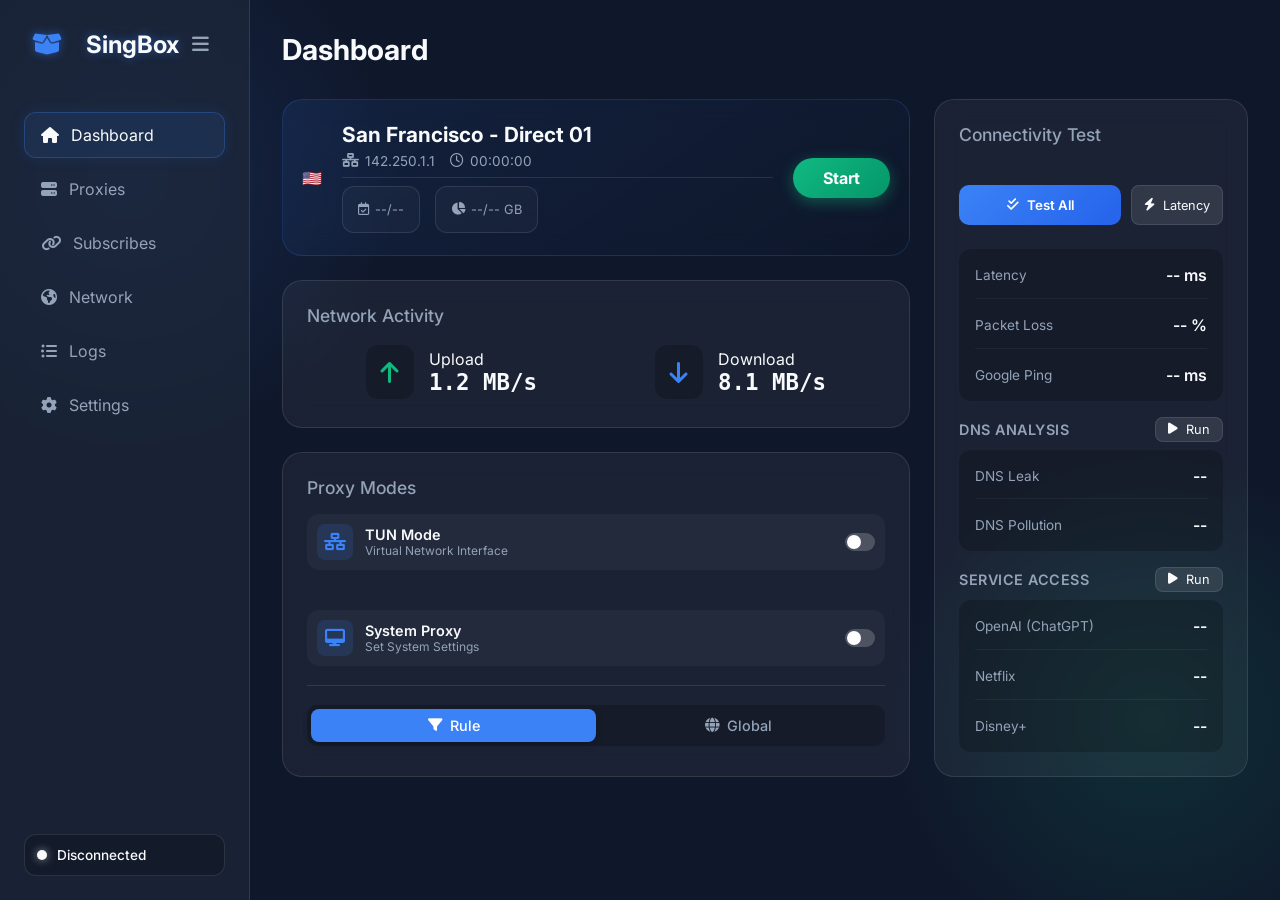
<file: ui-mockups/index.html>
<!doctype html>
<html lang="en">
    <head>
        <meta charset="UTF-8" />
        <meta name="viewport" content="width=device-width, initial-scale=1.0" />
        <title>Sing-Box GUI</title>
        <link rel="stylesheet" href="styles.css" />
        <link
            rel="stylesheet"
            href="https://cdnjs.cloudflare.com/ajax/libs/font-awesome/6.4.0/css/all.min.css"
        />
        <link
            href="https://fonts.googleapis.com/css2?family=Inter:wght@300;400;500;600;700&display=swap"
            rel="stylesheet"
        />
    </head>
    <body>
        <div class="app-container">
            <!-- Sidebar -->
            <aside class="sidebar">
                <div class="sidebar-header">
                    <div class="logo">
                        <i class="fa-solid fa-box-open"></i>
                        <div class="logo-icon"></div>
                        <span>SingBox</span>
                    </div>
                    <button id="sidebar-toggle" class="sidebar-toggle">
                        <i class="fa-solid fa-bars"></i>
                    </button>
                </div>
                <nav class="nav-links">
                    <a href="index.html" class="nav-item active" data-target="dashboard">
                        <i class="fa-solid fa-house"></i>
                        <span>Dashboard</span>
                    </a>
                    <a href="proxies.html" class="nav-item" data-target="proxies">
                        <i class="fa-solid fa-server"></i>
                        <span>Proxies</span>
                    </a>
                    <a href="subscribes.html" class="nav-item" data-target="subscribes">
                        <i class="fa-solid fa-link"></i>
                        <span>Subscribes</span>
                    </a>
                    <a href="network.html" class="nav-item" data-target="network">
                        <i class="fa-solid fa-earth-americas"></i>
                        <span>Network</span>
                    </a>
                    <a href="logs.html" class="nav-item" data-target="logs">
                        <i class="fa-solid fa-list-ul"></i>
                        <span>Logs</span>
                    </a>
                    <a href="settings.html" class="nav-item" data-target="settings">
                        <i class="fa-solid fa-gear"></i>
                        <span>Settings</span>
                    </a>
                </nav>
                <div class="status-indicator connected">
                    <span class="dot"></span>
                    <span class="text">Connected</span>
                </div>
            </aside>

            <!-- Main Content -->
            <main class="main-content">
<div id="dashboard-view" class="view-section active">
                    <h2 class="page-title">Dashboard</h2>

                    <div class="dashboard-grid">
                        <!-- Current Connection Card (Compact) -->
                        <div class="card status-card">
                            <div class="status-content">
                                <div class="status-icon" id="dashboard-flag">
                                    🇺🇸
                                </div>
                                <div class="status-details">
                                    <h2 id="dashboard-node-name">
                                        Selecting...
                                    </h2>
                                    <div class="status-meta">
                                        <span class="meta-item"
                                            ><i
                                                class="fa-solid fa-network-wired"
                                            ></i>
                                            <span id="dashboard-node-ip"
                                                >---.---.---.---</span
                                            ></span
                                        >
                                        <span class="meta-item"
                                            ><i class="fa-regular fa-clock"></i>
                                            <span id="uptime"
                                                >00:00:00</span
                                            ></span
                                        >
                                    </div>
                                    <div class="sub-info">
                                        <span
                                            class="sub-item"
                                            title="Subscription Expiry"
                                            ><i
                                                class="fa-regular fa-calendar-check"
                                            ></i>
                                            <span id="sub-expiry"
                                                >--/--</span
                                            ></span
                                        >
                                        <span
                                            class="sub-item"
                                            title="Data Usage"
                                            ><i
                                                class="fa-solid fa-chart-pie"
                                            ></i>
                                            <span id="sub-data"
                                                >--/-- GB</span
                                            ></span
                                        >
                                    </div>
                                </div>
                                <button
                                    id="toggle-btn"
                                    class="btn-toggle start"
                                >
                                    Start
                                </button>
                            </div>
                        </div>

                        <!-- Traffic Stats Card -->
                        <div class="card traffic-card">
                            <h3>Network Activity</h3>
                            <div class="traffic-stats-large">
                                <div class="traffic-item up">
                                    <i class="fa-solid fa-arrow-up"></i>
                                    <div>
                                        <span class="label">Upload</span>
                                        <span class="value" id="upload-speed"
                                            >0 KB/s</span
                                        >
                                    </div>
                                </div>
                                <div class="traffic-item down">
                                    <i class="fa-solid fa-arrow-down"></i>
                                    <div>
                                        <span class="label">Download</span>
                                        <span class="value" id="download-speed"
                                            >0 KB/s</span
                                        >
                                    </div>
                                </div>
                            </div>
                        </div>

                        <!-- Modes Card -->
                        <div class="card modes-card">
                            <h3>Proxy Modes</h3>
                            <div class="modes-grid">
                                <div class="mode-item" id="mode-tun">
                                    <div class="mode-icon">
                                        <i
                                            class="fa-solid fa-network-wired"
                                        ></i>
                                    </div>
                                    <div class="mode-info">
                                        <span class="mode-name">TUN Mode</span>
                                        <span class="mode-desc"
                                            >Virtual Network Interface</span
                                        >
                                    </div>
                                    <label class="toggle-switch small">
                                        <input
                                            type="checkbox"
                                            id="tun-toggle"
                                        />
                                        <span class="slider"></span>
                                    </label>
                                </div>
                                <div class="mode-sub-items" id="tun-extras">
                                    <div class="sub-item-row">
                                        <span>Strict Route</span>
                                        <label
                                            class="toggle-switch extra-small"
                                        >
                                            <input
                                                type="checkbox"
                                                id="dash-strict-route"
                                                checked
                                            />
                                            <span class="slider"></span>
                                        </label>
                                    </div>
                                    <div class="sub-item-row">
                                        <span>Auto Route</span>
                                        <label
                                            class="toggle-switch extra-small"
                                        >
                                            <input
                                                type="checkbox"
                                                id="dash-auto-route"
                                                checked
                                            />
                                            <span class="slider"></span>
                                        </label>
                                    </div>
                                </div>
                                <div class="mode-item" id="mode-system">
                                    <div class="mode-icon">
                                        <i class="fa-solid fa-desktop"></i>
                                    </div>
                                    <div class="mode-info">
                                        <span class="mode-name"
                                            >System Proxy</span
                                        >
                                        <span class="mode-desc"
                                            >Set System Settings</span
                                        >
                                    </div>
                                    <label class="toggle-switch small">
                                        <input
                                            type="checkbox"
                                            id="system-proxy-toggle"
                                        />
                                        <span class="slider"></span>
                                    </label>
                                </div>
                                <div class="mode-divider"></div>
                                <div class="mode-selector">
                                    <button
                                        class="mode-btn active"
                                        data-mode="rule"
                                    >
                                        <i class="fa-solid fa-filter"></i> Rule
                                    </button>
                                    <button class="mode-btn" data-mode="global">
                                        <i class="fa-solid fa-globe"></i> Global
                                    </button>
                                </div>
                            </div>
                        </div>

                        <!-- Connectivity Test Card -->
                        <div class="card test-card">
                            <div class="card-header">
                                <h3>Connectivity Test</h3>
                            </div>
                            <div class="test-controls">
                                <button
                                    id="dash-test-all-btn"
                                    class="btn-primary"
                                >
                                    <i class="fa-solid fa-check-double"></i>
                                    Test All
                                </button>
                                <button
                                    id="dash-test-lat-btn"
                                    class="btn-secondary small"
                                >
                                    <i class="fa-solid fa-bolt"></i> Latency
                                </button>
                            </div>
                            <div class="test-results" id="test-results">
                                <div class="result-item">
                                    <span class="label">Latency</span>
                                    <span class="value" id="ping-result"
                                        >-- ms</span
                                    >
                                </div>
                                <div class="result-item">
                                    <span class="label">Packet Loss</span>
                                    <span class="value" id="packet-loss"
                                        >-- %</span
                                    >
                                </div>
                                <div class="result-item">
                                    <span class="label">Google Ping</span>
                                    <span class="value" id="google-ping"
                                        >-- ms</span
                                    >
                                </div>
                            </div>

                            <!-- DNS Test Section -->
                            <div class="dns-header">
                                <div
                                    class="test-header-small"
                                    style="margin: 0"
                                >
                                    DNS Analysis
                                </div>
                                <button
                                    id="dash-test-dns-btn"
                                    class="btn-secondary small"
                                >
                                    <i class="fa-solid fa-play"></i> Run
                                </button>
                            </div>
                            <div class="test-results" id="dns-results">
                                <div class="result-item">
                                    <span class="label">DNS Leak</span>
                                    <span class="value" id="dns-leak">--</span>
                                </div>
                                <div class="result-item">
                                    <span class="label">DNS Pollution</span>
                                    <span class="value" id="dns-pollution"
                                        >--</span
                                    >
                                </div>
                            </div>

                            <!-- Service Access Section -->
                            <div class="dns-header">
                                <div
                                    class="test-header-small"
                                    style="margin: 0"
                                >
                                    Service Access
                                </div>
                                <button
                                    id="dash-test-service-btn"
                                    class="btn-secondary small"
                                >
                                    <i class="fa-solid fa-play"></i> Run
                                </button>
                            </div>
                            <div class="test-results" id="service-results">
                                <div class="result-item">
                                    <span class="label">OpenAI (ChatGPT)</span>
                                    <span class="value" id="service-openai"
                                        >--</span
                                    >
                                </div>
                                <div class="result-item">
                                    <span class="label">Netflix</span>
                                    <span class="value" id="service-netflix"
                                        >--</span
                                    >
                                </div>
                                <div class="result-item">
                                    <span class="label">Disney+</span>
                                    <span class="value" id="service-disney"
                                        >--</span
                                    >
                                </div>
                            </div>
                        </div>
                    </div>
                </div>

            
</main>
        </div>

        <script src="data.js"></script>
        <script src="script.js"></script>
    </body>
</html>
</file>
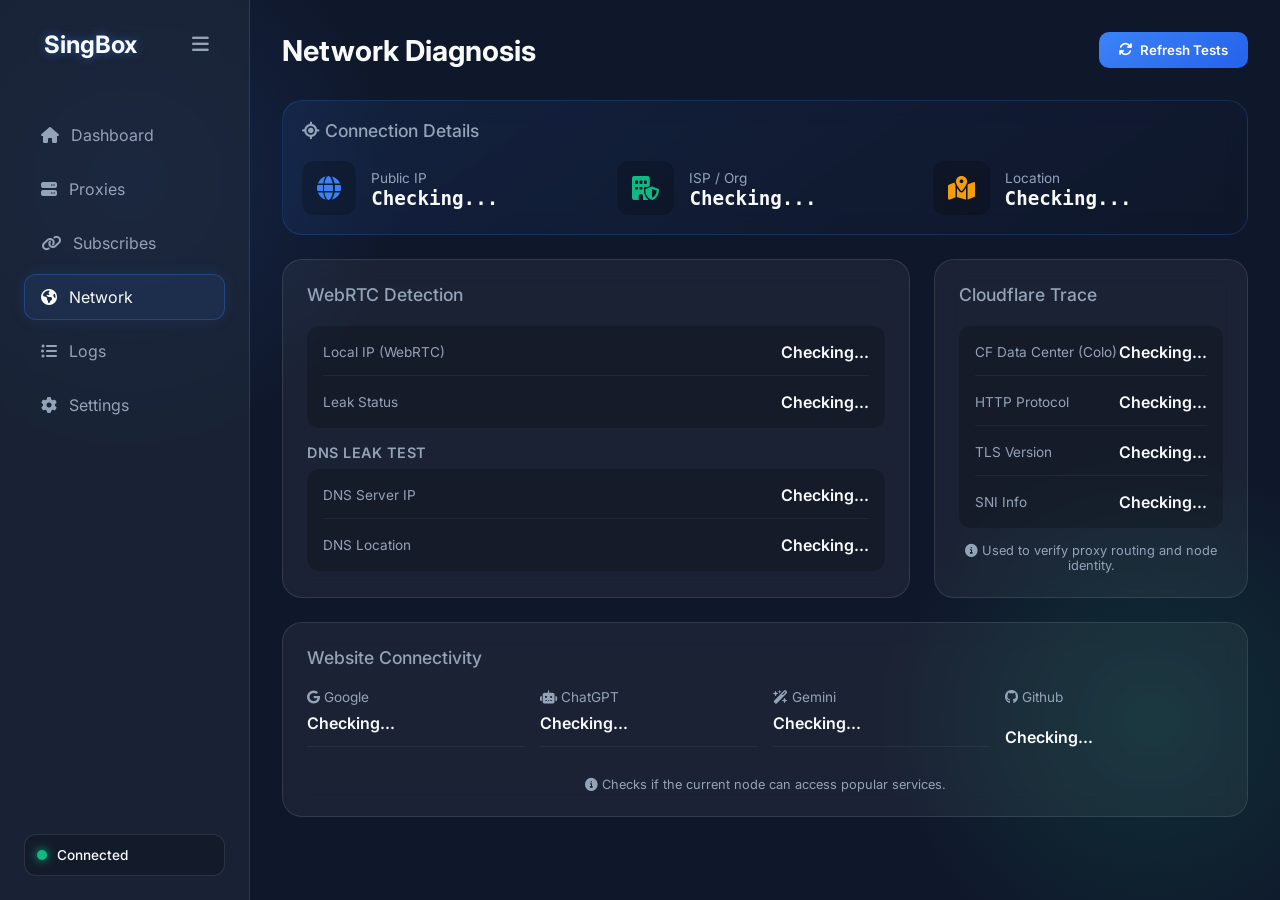
<file: ui-mockups/network.html>
<!doctype html>
<html lang="en">
    <head>
        <meta charset="UTF-8" />
        <meta name="viewport" content="width=device-width, initial-scale=1.0" />
        <title>Sing-Box GUI</title>
        <link rel="stylesheet" href="styles.css" />
        <link
            rel="stylesheet"
            href="https://cdnjs.cloudflare.com/ajax/libs/font-awesome/6.4.0/css/all.min.css"
        />
        <link
            href="https://fonts.googleapis.com/css2?family=Inter:wght@300;400;500;600;700&display=swap"
            rel="stylesheet"
        />
    </head>
    <body>
        <div class="app-container">
            <!-- Sidebar -->
            <aside class="sidebar">
                <div class="sidebar-header">
                    <div class="logo">
                        <div class="logo-icon"></div>
                        <span>SingBox</span>
                    </div>
                    <button id="sidebar-toggle" class="sidebar-toggle">
                        <i class="fa-solid fa-bars"></i>
                    </button>
                </div>
                <nav class="nav-links">
                    <a href="index.html" class="nav-item" data-target="dashboard">
                        <i class="fa-solid fa-house"></i>
                        <span>Dashboard</span>
                    </a>
                    <a href="proxies.html" class="nav-item" data-target="proxies">
                        <i class="fa-solid fa-server"></i>
                        <span>Proxies</span>
                    </a>
                    <a href="subscribes.html" class="nav-item" data-target="subscribes">
                        <i class="fa-solid fa-link"></i>
                        <span>Subscribes</span>
                    </a>
                    <a href="network.html" class="nav-item active" data-target="network">
                        <i class="fa-solid fa-earth-americas"></i>
                        <span>Network</span>
                    </a>
                    <a href="logs.html" class="nav-item" data-target="logs">
                        <i class="fa-solid fa-list-ul"></i>
                        <span>Logs</span>
                    </a>
                    <a href="settings.html" class="nav-item" data-target="settings">
                        <i class="fa-solid fa-gear"></i>
                        <span>Settings</span>
                    </a>
                </nav>
                <div class="status-indicator connected">
                    <span class="dot"></span>
                    <span class="text">Connected</span>
                </div>
            </aside>

            <!-- Main Content -->
            <main class="main-content">
<div id="network-view" class="view-section active">
                    <div class="view-header">
                        <h2 class="page-title">Network Diagnosis</h2>
                        <div class="toolbar">
                            <button id="refresh-network-btn" class="btn-primary" style="width: auto; padding: 10px 20px;">
                                <i class="fa-solid fa-arrows-rotate"></i> Refresh Tests
                            </button>
                        </div>
                    </div>

                    <div class="dashboard-grid">
                        <!-- IP Information Block -->
                        <div class="card status-card" style="grid-column: 1 / 3; align-items: flex-start;">
                            <h3 style="margin-bottom: 20px;"><i class="fa-solid fa-location-crosshairs"></i> Connection Details</h3>
                            <div class="traffic-stats-large" style="width: 100%; justify-content: space-between; flex-wrap: wrap; gap: 20px;">
                                <div class="traffic-item" style="flex: 1; min-width: 250px;">
                                    <i class="fa-solid fa-globe" style="color: var(--accent-color);"></i>
                                    <div>
                                        <span class="label" style="font-size: 0.85rem; color: var(--text-secondary);">Public IP</span>
                                        <span class="value" id="net-public-ip" style="font-size: 1.2rem;">Checking...</span>
                                    </div>
                                </div>
                                <div class="traffic-item" style="flex: 1; min-width: 250px;">
                                    <i class="fa-solid fa-building-shield" style="color: var(--success-color);"></i>
                                    <div>
                                        <span class="label" style="font-size: 0.85rem; color: var(--text-secondary);">ISP / Org</span>
                                        <span class="value" id="net-isp" style="font-size: 1.2rem;">Checking...</span>
                                    </div>
                                </div>
                                <div class="traffic-item" style="flex: 1; min-width: 250px;">
                                    <i class="fa-solid fa-map-location-dot" style="color: #f59e0b;"></i>
                                    <div>
                                        <span class="label" style="font-size: 0.85rem; color: var(--text-secondary);">Location</span>
                                        <span class="value" id="net-location" style="font-size: 1.2rem;">Checking...</span>
                                    </div>
                                </div>
                            </div>
                        </div>

                        <!-- WebRTC Detail Card -->
                        <div class="card test-card" style="grid-column: 1 / 2; grid-row: auto;">
                            <div class="card-header" style="margin-bottom: 5px;">
                                <h3>WebRTC Detection</h3>
                            </div>
                            <div class="test-results">
                                <div class="result-item">
                                    <span class="label">Local IP (WebRTC)</span>
                                    <span class="value" id="net-webrtc-ip">Checking...</span>
                                </div>
                                <div class="result-item">
                                    <span class="label">Leak Status</span>
                                    <span class="value" id="net-webrtc-status">Checking...</span>
                                </div>
                            </div>
                            <div class="dns-header">
                                <div class="test-header-small" style="margin: 0">DNS Leak Test</div>
                            </div>
                            <div class="test-results">
                                <div class="result-item">
                                    <span class="label">DNS Server IP</span>
                                    <span class="value" id="net-dns-ip">Checking...</span>
                                </div>
                                <div class="result-item">
                                    <span class="label">DNS Location</span>
                                    <span class="value" id="net-dns-loc">Checking...</span>
                                </div>
                            </div>
                        </div>

                        <!-- Routing Detail Card -->
                        <div class="card test-card" style="grid-column: 2 / 3; grid-row: auto;">
                            <div class="card-header" style="margin-bottom: 5px;">
                                <h3>Cloudflare Trace</h3>
                            </div>
                            <div class="test-results">
                                <div class="result-item">
                                    <span class="label">CF Data Center (Colo)</span>
                                    <span class="value" id="net-cf-colo">Checking...</span>
                                </div>
                                <div class="result-item">
                                    <span class="label">HTTP Protocol</span>
                                    <span class="value" id="net-cf-http">Checking...</span>
                                </div>
                                <div class="result-item">
                                    <span class="label">TLS Version</span>
                                    <span class="value" id="net-cf-tls">Checking...</span>
                                </div>
                                <div class="result-item">
                                    <span class="label">SNI Info</span>
                                    <span class="value" id="net-cf-sni">Checking...</span>
                                </div>
                            </div>
                            <div style="margin-top: 15px; font-size: 0.8rem; color: var(--text-secondary); text-align: center;">
                                <i class="fa-solid fa-circle-info"></i> Used to verify proxy routing and node identity.
                            </div>
                        </div>

                        <!-- Specific Site Tests -->
                        <div class="card test-card" style="grid-column: 1 / 3; grid-row: auto;">
                            <div class="card-header" style="margin-bottom: 5px;">
                                <h3>Website Connectivity</h3>
                            </div>
                            <div class="dashboard-grid" style="grid-template-columns: repeat(auto-fit, minmax(200px, 1fr)); gap: 15px;">
                                <div class="result-item" style="flex-direction: column; align-items: flex-start; gap: 8px;">
                                    <span class="label"><i class="fa-brands fa-google"></i> Google</span>
                                    <span class="value" id="net-site-google">Checking...</span>
                                </div>
                                <div class="result-item" style="flex-direction: column; align-items: flex-start; gap: 8px;">
                                    <span class="label"><i class="fa-solid fa-robot"></i> ChatGPT</span>
                                    <span class="value" id="net-site-chatgpt">Checking...</span>
                                </div>
                                <div class="result-item" style="flex-direction: column; align-items: flex-start; gap: 8px;">
                                    <span class="label"><i class="fa-solid fa-wand-magic-sparkles"></i> Gemini</span>
                                    <span class="value" id="net-site-gemini">Checking...</span>
                                </div>
                                <div class="result-item" style="flex-direction: column; align-items: flex-start; gap: 8px;">
                                    <span class="label"><i class="fa-brands fa-github"></i> Github</span>
                                    <span class="value" id="net-site-github">Checking...</span>
                                </div>
                            </div>
                            <div style="margin-top: 15px; font-size: 0.8rem; color: var(--text-secondary); text-align: center;">
                                <i class="fa-solid fa-circle-info"></i> Checks if the current node can access popular services.
                            </div>
                        </div>

                    </div>
                </div>

            
</main>
        </div>

        <script src="data.js"></script>
        <script src="script.js"></script>
    </body>
</html>
</file>
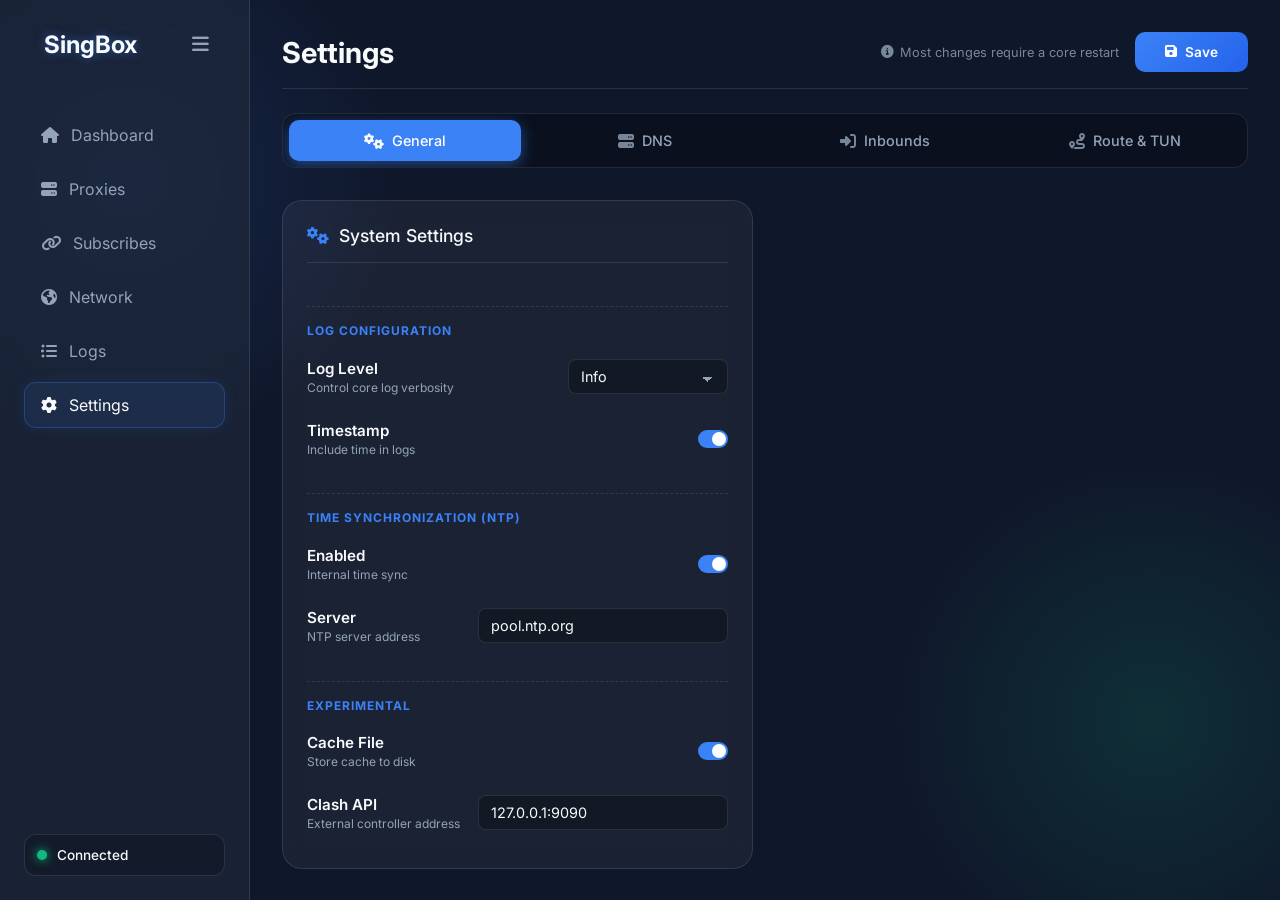
<file: ui-mockups/settings.html>
<!doctype html>
<html lang="en">
    <head>
        <meta charset="UTF-8" />
        <meta name="viewport" content="width=device-width, initial-scale=1.0" />
        <title>Sing-Box GUI</title>
        <link rel="stylesheet" href="styles.css" />
        <link
            rel="stylesheet"
            href="https://cdnjs.cloudflare.com/ajax/libs/font-awesome/6.4.0/css/all.min.css"
        />
        <link
            href="https://fonts.googleapis.com/css2?family=Inter:wght@300;400;500;600;700&display=swap"
            rel="stylesheet"
        />
    </head>
    <body>
        <div class="app-container">
            <!-- Sidebar -->
            <aside class="sidebar">
                <div class="sidebar-header">
                    <div class="logo">
                        <div class="logo-icon"></div>
                        <span>SingBox</span>
                    </div>
                    <button id="sidebar-toggle" class="sidebar-toggle">
                        <i class="fa-solid fa-bars"></i>
                    </button>
                </div>
                <nav class="nav-links">
                    <a href="index.html" class="nav-item" data-target="dashboard">
                        <i class="fa-solid fa-house"></i>
                        <span>Dashboard</span>
                    </a>
                    <a href="proxies.html" class="nav-item" data-target="proxies">
                        <i class="fa-solid fa-server"></i>
                        <span>Proxies</span>
                    </a>
                    <a href="subscribes.html" class="nav-item" data-target="subscribes">
                        <i class="fa-solid fa-link"></i>
                        <span>Subscribes</span>
                    </a>
                    <a href="network.html" class="nav-item" data-target="network">
                        <i class="fa-solid fa-earth-americas"></i>
                        <span>Network</span>
                    </a>
                    <a href="logs.html" class="nav-item" data-target="logs">
                        <i class="fa-solid fa-list-ul"></i>
                        <span>Logs</span>
                    </a>
                    <a href="settings.html" class="nav-item active" data-target="settings">
                        <i class="fa-solid fa-gear"></i>
                        <span>Settings</span>
                    </a>
                </nav>
                <div class="status-indicator connected">
                    <span class="dot"></span>
                    <span class="text">Connected</span>
                </div>
            </aside>

            <!-- Main Content -->
            <main class="main-content">
<div id="settings-view" class="view-section active">
                    <div class="settings-header">
                        <h2 class="page-title">Settings</h2>
                        <div class="settings-header-actions">
                            <p class="settings-hint">
                                <i class="fa-solid fa-circle-info"></i> Most
                                changes require a core restart
                            </p>
                            <button id="save-settings-btn" class="btn-primary">
                                <i class="fa-solid fa-floppy-disk"></i> Save
                            </button>
                        </div>
                    </div>

                    <div class="settings-tabs-nav">
                        <button
                            class="s-tab-btn active"
                            data-tab="s-tab-general"
                        >
                            <i class="fa-solid fa-gears"></i> General
                        </button>
                        <button class="s-tab-btn" data-tab="s-tab-dns">
                            <i class="fa-solid fa-server"></i> DNS
                        </button>
                        <button class="s-tab-btn" data-tab="s-tab-inbounds">
                            <i class="fa-solid fa-right-to-bracket"></i>
                            Inbounds
                        </button>
                        <button class="s-tab-btn" data-tab="s-tab-route">
                            <i class="fa-solid fa-route"></i> Route & TUN
                        </button>
                    </div>

                    <div class="settings-tabs-container">
                        <!-- General Tab -->
                        <div id="s-tab-general" class="s-tab-content active">
                            <div class="settings-grid">
                                <!-- System Settings Section -->
                                <div class="card settings-card">
                                    <h3>
                                        <i class="fa-solid fa-gears"></i> System
                                        Settings
                                    </h3>
                                    <div class="setting-divider">
                                        Log Configuration
                                    </div>
                                    <div class="setting-item">
                                        <div class="setting-info">
                                            <label>Log Level</label>
                                            <span
                                                >Control core log
                                                verbosity</span
                                            >
                                        </div>
                                        <select
                                            class="setting-select"
                                            id="log-level"
                                        >
                                            <option value="trace">Trace</option>
                                            <option value="debug">Debug</option>
                                            <option value="info" selected>
                                                Info
                                            </option>
                                            <option value="warn">Warn</option>
                                            <option value="error">Error</option>
                                        </select>
                                    </div>
                                    <div class="setting-item">
                                        <div class="setting-info">
                                            <label>Timestamp</label>
                                            <span>Include time in logs</span>
                                        </div>
                                        <label class="toggle-switch small">
                                            <input
                                                type="checkbox"
                                                id="log-timestamp"
                                                checked
                                            />
                                            <span class="slider"></span>
                                        </label>
                                    </div>
                                    <div class="setting-divider">
                                        Time Synchronization (NTP)
                                    </div>
                                    <div class="setting-item">
                                        <div class="setting-info">
                                            <label>Enabled</label>
                                            <span>Internal time sync</span>
                                        </div>
                                        <label class="toggle-switch small">
                                            <input
                                                type="checkbox"
                                                id="ntp-enabled"
                                                checked
                                            />
                                            <span class="slider"></span>
                                        </label>
                                    </div>
                                    <div class="setting-item">
                                        <div class="setting-info">
                                            <label>Server</label>
                                            <span>NTP server address</span>
                                        </div>
                                        <input
                                            type="text"
                                            class="setting-input"
                                            value="pool.ntp.org"
                                            id="ntp-server"
                                        />
                                    </div>
                                    <div class="setting-divider">
                                        Experimental
                                    </div>
                                    <div class="setting-item">
                                        <div class="setting-info">
                                            <label>Cache File</label>
                                            <span>Store cache to disk</span>
                                        </div>
                                        <label class="toggle-switch small">
                                            <input
                                                type="checkbox"
                                                id="exp-cache-file"
                                                checked
                                            />
                                            <span class="slider"></span>
                                        </label>
                                    </div>
                                    <div class="setting-item">
                                        <div class="setting-info">
                                            <label>Clash API</label>
                                            <span
                                                >External controller
                                                address</span
                                            >
                                        </div>
                                        <input
                                            type="text"
                                            class="setting-input"
                                            value="127.0.0.1:9090"
                                            id="exp-clash-api"
                                        />
                                    </div>
                                </div>
                            </div>
                        </div>

                        <!-- DNS Tab -->
                        <div id="s-tab-dns" class="s-tab-content">
                            <div class="settings-grid">
                                <div class="card settings-card">
                                    <h3>
                                        <i class="fa-solid fa-server"></i> DNS
                                    </h3>
                                    <div class="setting-divider">
                                        DNS Servers
                                    </div>
                                    <div class="setting-item">
                                        <div class="setting-info">
                                            <label>Remote DNS</label>
                                            <span
                                                >Primary server for proxy
                                                traffic</span
                                            >
                                        </div>
                                        <input
                                            type="text"
                                            class="setting-input"
                                            value="udp://1.1.1.1"
                                            id="dns-remote"
                                        />
                                    </div>
                                    <div class="setting-item">
                                        <div class="setting-info">
                                            <label>Direct DNS</label>
                                            <span
                                                >Server for bypassed/local
                                                traffic</span
                                            >
                                        </div>
                                        <input
                                            type="text"
                                            class="setting-input"
                                            value="https://223.5.5.5/dns-query"
                                            id="dns-direct"
                                        />
                                    </div>
                                    <div class="setting-item">
                                        <div class="setting-info">
                                            <label>Default DNS</label>
                                            <span
                                                >Fallback for unmatched
                                                requests</span
                                            >
                                        </div>
                                        <input
                                            type="text"
                                            class="setting-input"
                                            value="8.8.8.8"
                                            id="dns-default"
                                        />
                                    </div>
                                    <div class="setting-divider">
                                        Advanced Options
                                    </div>
                                    <div class="setting-item">
                                        <div class="setting-info">
                                            <label>Strategy</label>
                                            <span>IP address preference</span>
                                        </div>
                                        <select
                                            class="setting-select"
                                            id="dns-strategy"
                                        >
                                            <option value="ipv4_only">
                                                IPv4 Only
                                            </option>
                                            <option
                                                value="prefer_ipv4"
                                                selected
                                            >
                                                Prefer IPv4
                                            </option>
                                            <option value="prefer_ipv6">
                                                Prefer IPv6
                                            </option>
                                            <option value="ipv6_only">
                                                IPv6 Only
                                            </option>
                                        </select>
                                    </div>
                                    <div class="setting-item">
                                        <div class="setting-info">
                                            <label>Disable Cache</label>
                                            <span
                                                >Always fetch fresh
                                                records</span
                                            >
                                        </div>
                                        <label class="toggle-switch small">
                                            <input
                                                type="checkbox"
                                                id="dns-disable-cache"
                                            />
                                            <span class="slider"></span>
                                        </label>
                                    </div>
                                    <div class="setting-item">
                                        <div class="setting-info">
                                            <label>Force DNS Rule</label>
                                            <span
                                                >Strictly follow DNS routing
                                                rules</span
                                            >
                                        </div>
                                        <label class="toggle-switch small">
                                            <input
                                                type="checkbox"
                                                id="dns-force-rule"
                                                checked
                                            />
                                            <span class="slider"></span>
                                        </label>
                                    </div>
                                    <div class="setting-divider">
                                        FakeIP Settings
                                    </div>
                                    <div class="setting-item">
                                        <div class="setting-info">
                                            <label>Enable FakeIP</label>
                                            <span
                                                >Address mapping to virtual
                                                pool</span
                                            >
                                        </div>
                                        <label class="toggle-switch small">
                                            <input
                                                type="checkbox"
                                                id="dns-fakeip"
                                            />
                                            <span class="slider"></span>
                                        </label>
                                    </div>
                                    <div
                                        id="fakeip-extras"
                                        style="
                                            display: none;
                                            flex-direction: column;
                                            gap: 12px;
                                            margin-top: 5px;
                                        "
                                    >
                                        <div
                                            class="setting-item"
                                            style="
                                                border-top: none;
                                                padding-top: 0;
                                            "
                                        >
                                            <div class="setting-info">
                                                <label>IP Range</label>
                                                <span
                                                    >Virtual address pool
                                                    CIDR</span
                                                >
                                            </div>
                                            <input
                                                type="text"
                                                class="setting-input"
                                                value="198.18.0.0/16"
                                                id="dns-fakeip-range"
                                            />
                                        </div>
                                        <div
                                            class="setting-item"
                                            style="
                                                border-top: none;
                                                padding-top: 0;
                                            "
                                        >
                                            <div class="setting-info">
                                                <label>Filter</label>
                                                <span
                                                    >Domains to skip
                                                    FakeIP</span
                                                >
                                            </div>
                                            <input
                                                type="text"
                                                class="setting-input"
                                                placeholder="*.lan, localhost"
                                                id="dns-fakeip-filter"
                                            />
                                        </div>
                                    </div>
                                    <div class="setting-divider">DNS Rules</div>
                                    <div
                                        class="dns-rules-list"
                                        id="dns-rules-container"
                                        style="
                                            display: flex;
                                            flex-direction: column;
                                            gap: 10px;
                                        "
                                    >
                                        <div class="dns-rule-item">
                                            <div class="rule-details">
                                                <span class="rule-name"
                                                    >Ad-Block List</span
                                                >
                                                <span class="rule-desc"
                                                    >ad.doubleclick.net,
                                                    analytics.google.com ->
                                                    Block</span
                                                >
                                            </div>
                                            <button
                                                class="btn-icon"
                                                style="
                                                    color: var(--danger-color);
                                                "
                                            >
                                                <i
                                                    class="fa-solid fa-trash"
                                                ></i>
                                            </button>
                                        </div>
                                    </div>
                                    <button
                                        id="add-dns-rule-btn"
                                        class="btn-secondary small"
                                        style="margin-top: 15px; width: 100%"
                                    >
                                        <i class="fa-solid fa-plus"></i> Add DNS
                                        Rule
                                    </button>
                                </div>
                            </div>
                        </div>

                        <!-- Inbounds Tab -->
                        <div id="s-tab-inbounds" class="s-tab-content">
                            <div class="settings-grid">
                                <div class="card settings-card">
                                    <h3>
                                        <i
                                            class="fa-solid fa-right-to-bracket"
                                        ></i>
                                        Inbounds
                                    </h3>
                                    <div class="setting-item">
                                        <div class="setting-info">
                                            <label>Mixed Port</label>
                                            <span>HTTP/SOCKS listen port</span>
                                        </div>
                                        <input
                                            type="number"
                                            class="setting-input"
                                            value="2080"
                                            id="inbound-mixed-port"
                                        />
                                    </div>
                                    <div class="setting-item">
                                        <div class="setting-info">
                                            <label>Allow LAN</label>
                                            <span
                                                >Accept connections from other
                                                devices</span
                                            >
                                        </div>
                                        <label class="toggle-switch small">
                                            <input
                                                type="checkbox"
                                                id="inbound-allow-lan"
                                            />
                                            <span class="slider"></span>
                                        </label>
                                    </div>
                                    <div
                                        class="setting-info-overlay"
                                        id="lan-address-info"
                                    >
                                        <i
                                            class="fa-solid fa-network-wired"
                                        ></i>
                                        LAN Address:
                                        <span id="local-ip">192.168.1.10</span
                                        >:<span id="mixed-port-display"
                                            >2080</span
                                        >
                                    </div>
                                </div>
                            </div>
                        </div>

                        <!-- Route & TUN Tab -->
                        <div id="s-tab-route" class="s-tab-content">
                            <div class="settings-grid">
                                <div class="card settings-card">
                                    <h3>
                                        <i class="fa-solid fa-route"></i> Route
                                        & TUN
                                    </h3>
                                    <div class="setting-divider">
                                        Routing Interface
                                    </div>
                                    <div class="setting-item">
                                        <div class="setting-info">
                                            <label>Auto Detect Interface</label>
                                            <span
                                                >Auto select outbound
                                                interface</span
                                            >
                                        </div>
                                        <label class="toggle-switch small">
                                            <input
                                                type="checkbox"
                                                id="route-auto-detect"
                                                checked
                                            />
                                            <span class="slider"></span>
                                        </label>
                                    </div>
                                    <div class="setting-item">
                                        <div class="setting-info">
                                            <label>Final Rule</label>
                                            <span
                                                >Default action for unmatched
                                                traffic</span
                                            >
                                        </div>
                                        <select
                                            class="setting-select"
                                            id="route-final"
                                        >
                                            <option value="proxy">Proxy</option>
                                            <option value="direct" selected>
                                                Direct
                                            </option>
                                            <option value="block">Block</option>
                                        </select>
                                    </div>
                                    <div class="setting-divider">
                                        TUN Interface
                                    </div>
                                    <div class="setting-item">
                                        <div class="setting-info">
                                            <label>TUN Enabled</label>
                                            <span
                                                >Virtual network interface</span
                                            >
                                        </div>
                                        <label class="toggle-switch small">
                                            <input
                                                type="checkbox"
                                                id="tun-enabled"
                                            />
                                            <span class="slider"></span>
                                        </label>
                                    </div>
                                    <div class="setting-item">
                                        <div class="setting-info">
                                            <label>MTU</label>
                                            <span
                                                >Maximum transmission unit</span
                                            >
                                        </div>
                                        <input
                                            type="number"
                                            class="setting-input"
                                            value="9000"
                                            id="tun-mtu"
                                        />
                                    </div>
                                    <div class="setting-item">
                                        <div class="setting-info">
                                            <label>Stack</label>
                                            <span
                                                >Network stack
                                                implementation</span
                                            >
                                        </div>
                                        <select
                                            class="setting-select"
                                            id="tun-stack"
                                        >
                                            <option value="system">
                                                System
                                            </option>
                                            <option value="gvisor">
                                                gVisor
                                            </option>
                                            <option value="mixed" selected>
                                                Mixed
                                            </option>
                                        </select>
                                    </div>
                                    <div class="setting-item">
                                        <div class="setting-info">
                                            <label>Auto Route</label>
                                            <span
                                                >Setup system routes
                                                automatically</span
                                            >
                                        </div>
                                        <label class="toggle-switch small">
                                            <input
                                                type="checkbox"
                                                id="tun-auto-route"
                                                checked
                                            />
                                            <span class="slider"></span>
                                        </label>
                                    </div>
                                    <div class="setting-item">
                                        <div class="setting-info">
                                            <label>Strict Route</label>
                                            <span
                                                >Force all traffic through TUN
                                                interface</span
                                            >
                                        </div>
                                        <label class="toggle-switch small">
                                            <input
                                                type="checkbox"
                                                id="tun-strict-route"
                                                checked
                                            />
                                            <span class="slider"></span>
                                        </label>
                                    </div>
                                </div>
                                <!-- Close card -->
                            </div>
                            <!-- Close settings-grid -->
                        </div>
                        <!-- Close s-tab-route -->
                    </div>
                    <!-- Close settings-tabs-container -->
                </div>

            
</main>
        </div>

        <script src="data.js"></script>
        <script src="script.js"></script>
    </body>
</html>
</file>
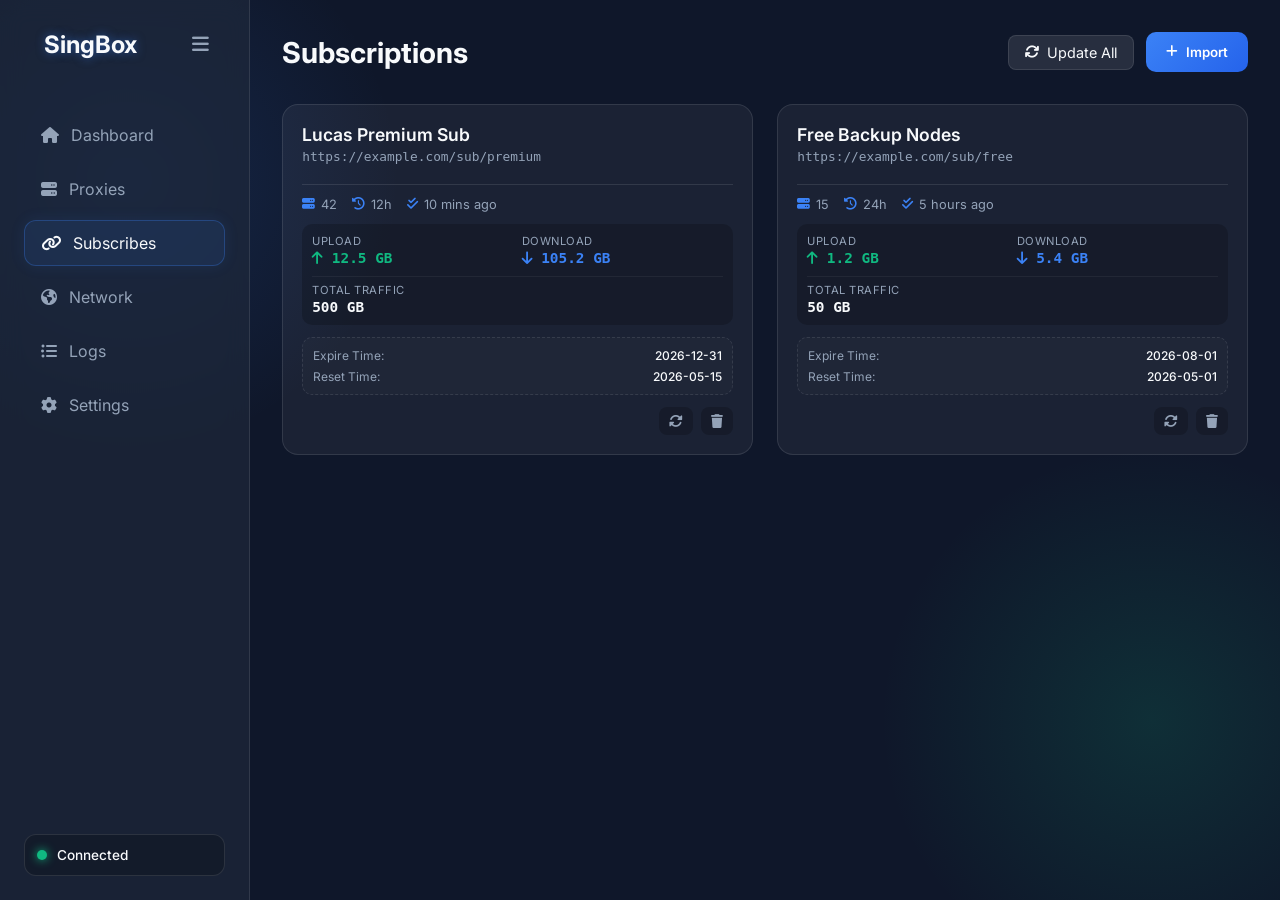
<file: ui-mockups/subscribes.html>
<!doctype html>
<html lang="en">
    <head>
        <meta charset="UTF-8" />
        <meta name="viewport" content="width=device-width, initial-scale=1.0" />
        <title>Sing-Box GUI</title>
        <link rel="stylesheet" href="styles.css" />
        <link
            rel="stylesheet"
            href="https://cdnjs.cloudflare.com/ajax/libs/font-awesome/6.4.0/css/all.min.css"
        />
        <link
            href="https://fonts.googleapis.com/css2?family=Inter:wght@300;400;500;600;700&display=swap"
            rel="stylesheet"
        />
    </head>
    <body>
        <div class="app-container">
            <!-- Sidebar -->
            <aside class="sidebar">
                <div class="sidebar-header">
                    <div class="logo">
                        <div class="logo-icon"></div>
                        <span>SingBox</span>
                    </div>
                    <button id="sidebar-toggle" class="sidebar-toggle">
                        <i class="fa-solid fa-bars"></i>
                    </button>
                </div>
                <nav class="nav-links">
                    <a href="index.html" class="nav-item" data-target="dashboard">
                        <i class="fa-solid fa-house"></i>
                        <span>Dashboard</span>
                    </a>
                    <a href="proxies.html" class="nav-item" data-target="proxies">
                        <i class="fa-solid fa-server"></i>
                        <span>Proxies</span>
                    </a>
                    <a href="subscribes.html" class="nav-item active" data-target="subscribes">
                        <i class="fa-solid fa-link"></i>
                        <span>Subscribes</span>
                    </a>
                    <a href="network.html" class="nav-item" data-target="network">
                        <i class="fa-solid fa-earth-americas"></i>
                        <span>Network</span>
                    </a>
                    <a href="logs.html" class="nav-item" data-target="logs">
                        <i class="fa-solid fa-list-ul"></i>
                        <span>Logs</span>
                    </a>
                    <a href="settings.html" class="nav-item" data-target="settings">
                        <i class="fa-solid fa-gear"></i>
                        <span>Settings</span>
                    </a>
                </nav>
                <div class="status-indicator connected">
                    <span class="dot"></span>
                    <span class="text">Connected</span>
                </div>
            </aside>

            <!-- Main Content -->
            <main class="main-content">
<div id="subscribes-view" class="view-section active">
                    <div class="view-header">
                        <h2 class="page-title">Subscriptions</h2>
                        <div class="toolbar">
                            <button id="update-subs-btn" class="btn-secondary">
                                <i class="fa-solid fa-arrows-rotate"></i> Update All
                            </button>
                            <button id="import-sub-btn" class="btn-primary" style="width: auto">
                                <i class="fa-solid fa-plus"></i> Import
                            </button>
                        </div>
                    </div>

                    <div class="sub-grid" id="sub-list">
                        <!-- Helper message if empty -->
                        <div class="empty-state" id="sub-empty-state">
                            No subscriptions added.
                        </div>
                    </div>
                </div>

                <!-- Import Modal -->
                <div class="modal-overlay" id="import-modal">
                    <div class="modal">
                        <div class="modal-header">
                            <h3>Add Subscription</h3>
                            <button class="modal-close" id="close-modal-btn"><i class="fa-solid fa-xmark"></i></button>
                        </div>
                        <div class="modal-body">
                            <div class="form-group">
                                <label class="form-label">Name</label>
                                <input type="text" id="modal-sub-name" class="form-input" placeholder="e.g. My Premium Proxy" />
                            </div>
                            <div class="form-group">
                                <label class="form-label">URL</label>
                                <input type="text" id="modal-sub-url" class="form-input" placeholder="https://example.com/sub" />
                            </div>
                            <div class="form-row">
                                <div class="form-group">
                                    <label class="form-label">Auto Update</label>
                                    <label class="toggle-switch">
                                        <input type="checkbox" id="modal-sub-auto" checked />
                                        <span class="slider"></span>
                                    </label>
                                </div>
                                <div class="form-group" style="flex: 1;">
                                    <label class="form-label">Update Interval</label>
                                    <select id="modal-sub-interval" class="form-input setting-select" style="width: 100%;">
                                        <option value="1h">1 Hour</option>
                                        <option value="12h" selected>12 Hours</option>
                                        <option value="24h">24 Hours</option>
                                    </select>
                                </div>
                            </div>
                            <div class="form-group">
                                <label class="form-label">User-Agent</label>
                                <input type="text" id="modal-sub-ua" class="form-input" placeholder="Leave empty for default (Sing-Box)" />
                            </div>
                        </div>
                        <div class="modal-footer">
                            <button class="btn-secondary" id="cancel-modal-btn">Cancel</button>
                            <button class="btn-primary" id="save-modal-btn">Save</button>
                        </div>
                    </div>
                </div>

            
</main>
        </div>

        <script src="data.js"></script>
        <script src="script.js"></script>
    </body>
</html>
</file>
<file: ui-mockups/styles.css>
:root {
    --bg-color: #0f172a;
    --sidebar-bg: rgba(30, 41, 59, 0.7);
    --glass-bg: rgba(255, 255, 255, 0.05);
    --glass-border: rgba(255, 255, 255, 0.1);
    --text-primary: #f8fafc;
    --text-secondary: #94a3b8;
    --accent-color: #3b82f6;
    --accent-glow: rgba(59, 130, 246, 0.5);
    --success-color: #10b981;
    --warning-color: #f59e0b;
    --danger-color: #ef4444;
    --font-family: "Inter", sans-serif;
}

* {
    margin: 0;
    padding: 0;
    box-sizing: border-box;
    font-family: var(--font-family);
}

body {
    background-color: var(--bg-color);
    background-image:
        radial-gradient(
            circle at 10% 20%,
            rgba(59, 130, 246, 0.15) 0%,
            transparent 20%
        ),
        radial-gradient(
            circle at 90% 80%,
            rgba(16, 185, 129, 0.15) 0%,
            transparent 20%
        );
    color: var(--text-primary);
    height: 100vh;
    overflow: hidden;
}

.app-container {
    display: flex;
    height: 100%;
}

/* Sidebar */
.sidebar {
    width: 250px;
    background: var(--sidebar-bg);
    backdrop-filter: blur(12px);
    border-right: 1px solid var(--glass-border);
    display: flex;
    flex-direction: column;
    padding: 1.5rem;
    z-index: 10;
    transition: width 0.3s cubic-bezier(0.4, 0, 0.2, 1);
}

.sidebar.collapsed {
    width: 80px;
    padding: 1.5rem 0.5rem;
}

.sidebar-header {
    display: flex;
    align-items: center;
    justify-content: space-between;
    margin-bottom: 3rem;
    padding: 0 0.5rem;
}

.sidebar.collapsed .sidebar-header {
    flex-direction: column;
    gap: 1.5rem;
    justify-content: center;
    padding: 0;
}

.logo {
    display: flex;
    align-items: center;
    gap: 12px;
    font-size: 1.5rem;
    font-weight: 700;
    color: var(--text-primary);
    text-shadow: 0 0 10px var(--accent-glow);
    white-space: nowrap;
}

.logo i {
    color: var(--accent-color);
}

.sidebar.collapsed .logo span {
    display: none;
}

.sidebar-toggle {
    background: none;
    border: none;
    color: var(--text-secondary);
    cursor: pointer;
    font-size: 1.2rem;
    padding: 8px;
    border-radius: 8px;
    transition: all 0.3s ease;
}

.sidebar-toggle:hover {
    background: var(--glass-bg);
    color: var(--text-primary);
}

.nav-links {
    display: flex;
    flex-direction: column;
    gap: 0.5rem;
    flex: 1;
}

.nav-links a,
.nav-links button {
    display: flex;
    align-items: center;
    gap: 12px;
    padding: 12px 16px;
    color: var(--text-secondary);
    text-decoration: none;
    font: inherit;
    text-align: left;
    background: transparent;
    border: 1px solid transparent;
    border-radius: 12px;
    transition: all 0.3s ease;
    cursor: pointer;
    white-space: nowrap;
    overflow: hidden;
    width: 100%;
}

.sidebar.collapsed .nav-links a,
.sidebar.collapsed .nav-links button {
    justify-content: center;
    padding: 12px;
}

.sidebar.collapsed .nav-links a span,
.sidebar.collapsed .nav-links button span {
    display: none;
}

.nav-links a:hover,
.nav-links a.active,
.nav-links button:hover,
.nav-links button.active {
    background: var(--glass-bg);
    color: var(--text-primary);
    border: 1px solid var(--glass-border);
}

.nav-links a.active,
.nav-links button.active {
    background: rgba(59, 130, 246, 0.1);
    border-color: rgba(59, 130, 246, 0.3);
    box-shadow: 0 0 15px rgba(59, 130, 246, 0.1);
}

.status-indicator {
    padding: 12px;
    background: rgba(0, 0, 0, 0.2);
    border-radius: 12px;
    display: flex;
    align-items: center;
    gap: 10px;
    border: 1px solid var(--glass-border);
}

.status-indicator .text {
    font-size: 0.85rem;
    font-weight: 500;
}
.status-indicator .dot {
    width: 10px;
    height: 10px;
    border-radius: 50%;
    background-color: var(--text-primary);
    box-shadow: 0 0 8px rgba(255, 255, 255, 0.5);
}
.status-indicator.connected .dot {
    background-color: var(--success-color);
    box-shadow: 0 0 10px var(--success-color);
}

/* Build version, tucked directly above the core status control. It stays
   quiet so it never competes with the navigation, but remains selectable. */
.sidebar-version {
    display: flex;
    align-items: center;
    justify-content: center;
    gap: 6px;
    margin: 0 0 0.65rem;
    color: var(--text-secondary);
    font-size: 0.72rem;
    font-weight: 500;
    letter-spacing: 0.04em;
    opacity: 0.75;
    user-select: text;
    white-space: nowrap;
}

.sidebar-version i {
    font-size: 0.66rem;
}

.sidebar.collapsed .sidebar-version {
    gap: 4px;
    font-size: 0.68rem;
    letter-spacing: 0;
}

.sidebar.collapsed .sidebar-version i {
    display: none;
}

.sidebar.collapsed .status-indicator {
    justify-content: center;
    padding: 12px 0;
}

.sidebar.collapsed .status-indicator .text {
    display: none;
}

/* Main Content */
.main-content {
    flex: 1;
    padding: 2rem;
    overflow-y: auto;
    position: relative;
}

.page-title {
    font-size: 1.8rem;
    font-weight: 700;
    margin-bottom: 2rem;
    color: var(--text-primary);
}

/* Views Logic */
.view-section {
    display: none;
    animation: fadeIn 0.3s ease;
}

.view-section.active {
    display: block;
}

@keyframes fadeIn {
    from {
        opacity: 0;
        transform: translateY(10px);
    }
    to {
        opacity: 1;
        transform: translateY(0);
    }
}

/* Dashboard Grid */
.dashboard-grid {
    display: grid;
    grid-template-columns: 2fr 1fr;
    grid-template-rows: auto auto;
    gap: 1.5rem;
}

.card {
    background: var(--glass-bg);
    backdrop-filter: blur(12px);
    border: 1px solid var(--glass-border);
    border-radius: 20px;
    padding: 1.5rem;
    display: flex;
    flex-direction: column;
}

.card h3 {
    font-size: 1.1rem;
    color: var(--text-secondary);
    margin-bottom: 1rem;
    font-weight: 500;
}

.card-header {
    display: flex;
    justify-content: space-between;
    align-items: center;
    margin-bottom: 1.5rem;
}

/* Status Card (Compact) */
.status-card {
    grid-column: 1 / 2;
    grid-row: 1 / 2;
    background: linear-gradient(
        145deg,
        rgba(59, 130, 246, 0.1),
        rgba(15, 23, 42, 0.4)
    );
    border-color: rgba(59, 130, 246, 0.2);
    padding: 1.2rem;
    justify-content: center;
}

.status-content {
    display: flex;
    align-items: center;
    gap: 20px;
}

/* .status-icon removed */

.status-details {
    flex: 1;
}

.status-details h2 {
    font-size: 1.3rem;
    margin-bottom: 6px;
    font-weight: 700;
}

.status-meta {
    display: flex;
    gap: 15px;
    color: var(--text-secondary);
    font-size: 0.85rem;
}

.status-meta .meta-item {
    display: flex;
    align-items: center;
    gap: 6px;
}

.sub-info {
    display: flex;
    gap: 15px;
    margin-top: 8px;
    padding-top: 8px;
    border-top: 1px solid rgba(255, 255, 255, 0.1);
    font-size: 0.8rem;
    color: var(--text-secondary);
}

.sub-item {
    display: flex;
    align-items: center;
    gap: 6px;
    background: rgba(0, 0, 0, 0.2);
    padding: 4px 8px;
    border-radius: 6px;
}

.status-badge {
    padding: 6px 12px;
    border-radius: 20px;
    font-size: 0.75rem;
    font-weight: 600;
    text-transform: uppercase;
    height: fit-content;
}
.status-badge.connected {
    background: rgba(16, 185, 129, 0.2);
    color: var(--success-color);
    box-shadow: 0 0 10px rgba(16, 185, 129, 0.1);
}

.btn-toggle {
    margin-left: auto;
    padding: 10px 30px;
    border-radius: 50px;
    border: none;
    font-size: 1rem;
    font-weight: 700;
    cursor: pointer;
    transition: all 0.3s ease;
    box-shadow: 0 4px 15px rgba(0, 0, 0, 0.3);
}

.btn-toggle.start {
    background: linear-gradient(135deg, #10b981, #059669);
    color: white;
    box-shadow: 0 4px 15px rgba(16, 185, 129, 0.4);
}

.btn-toggle.stop {
    background: linear-gradient(135deg, #ef4444, #b91c1c);
    color: white;
    box-shadow: 0 4px 15px rgba(239, 68, 68, 0.4);
}

.btn-toggle:hover {
    transform: scale(1.05);
}

.btn-toggle:active {
    transform: scale(0.95);
}

/* Node Country Badge */
.country-badge {
    border: 1px solid rgba(255, 255, 255, 0.2);
    padding: 2px 6px;
    border-radius: 4px;
    font-size: 0.7rem;
    font-weight: 600;
    color: var(--text-secondary);
    background: rgba(255, 255, 255, 0.02);
    font-family: monospace;
}

/* Traffic Card (Row 2 on Left) */
.traffic-card {
    grid-column: 1 / 2;
    grid-row: 2 / 3;
}

/* Modes Card (Row 3 on Left) */
.modes-card {
    grid-column: 1 / 2;
    grid-row: 3 / 4;
}

.modes-grid {
    display: flex;
    flex-direction: column;
    gap: 1rem;
}

.mode-item {
    display: flex;
    align-items: center;
    gap: 12px;
    background: rgba(255, 255, 255, 0.03);
    padding: 10px;
    border-radius: 12px;
}

.mode-icon {
    width: 36px;
    height: 36px;
    border-radius: 8px;
    background: rgba(59, 130, 246, 0.15);
    color: var(--accent-color);
    display: flex;
    align-items: center;
    justify-content: center;
    font-size: 1.1rem;
}

.mode-info {
    flex: 1;
    display: flex;
    flex-direction: column;
}

.mode-name {
    font-size: 0.9rem;
    font-weight: 600;
}
.mode-desc {
    font-size: 0.75rem;
    color: var(--text-secondary);
}

.mode-divider {
    height: 1px;
    background: rgba(255, 255, 255, 0.1);
    margin: 0.2rem 0;
}

.mode-selector {
    display: flex;
    background: rgba(0, 0, 0, 0.2);
    padding: 4px;
    border-radius: 10px;
}

.mode-btn {
    flex: 1;
    background: none;
    border: none;
    color: var(--text-secondary);
    padding: 8px;
    border-radius: 8px;
    font-size: 0.9rem;
    cursor: pointer;
    font-weight: 500;
    transition: all 0.2s;
    display: flex;
    align-items: center;
    justify-content: center;
    gap: 8px;
}

.mode-btn.active {
    background: var(--accent-color);
    color: white;
    box-shadow: 0 2px 8px rgba(0, 0, 0, 0.2);
}

.mode-btn:hover:not(.active) {
    color: var(--text-primary);
    background: rgba(255, 255, 255, 0.05);
}

/* Small Toggle Switch correction */
.toggle-switch.small .slider {
    width: 30px;
    height: 18px;
}
.toggle-switch.small .slider::before {
    width: 14px;
    height: 14px;
    top: 2px;
    left: 2px;
}
.toggle-switch.small input:checked + .slider::before {
    transform: translateX(12px);
}

.traffic-stats-large {
    display: flex;
    justify-content: space-around;
    align-items: center;
    height: 100%;
}

.traffic-item {
    display: flex;
    align-items: center;
    gap: 15px;
}

.traffic-item i {
    font-size: 1.5rem;
    padding: 15px;
    border-radius: 12px;
    background: rgba(0, 0, 0, 0.2);
}
.traffic-item.up i {
    color: var(--success-color);
}
.traffic-item.down i {
    color: var(--accent-color);
}

.traffic-item .value {
    display: block;
    font-size: 1.4rem;
    font-weight: 700;
    font-family: monospace;
}

/* Test Card (Column 2, spanning 2 rows) */
.test-card {
    grid-column: 2 / 3;
    grid-row: 1 / 4;
}

.test-controls {
    margin-bottom: 1.5rem;
    display: flex;
    gap: 10px;
}

.dns-header {
    display: flex;
    justify-content: space-between;
    align-items: center;
    margin-top: 1rem;
    margin-bottom: 0.5rem;
}

.btn-text {
    background: none;
    border: none;
    color: var(--accent-color);
    cursor: pointer;
    font-size: 0.9rem;
    padding: 4px;
    transition: all 0.2s;
    opacity: 0.8;
}
.btn-text:hover {
    opacity: 1;
    transform: scale(1.1);
}

.test-results {
    display: flex;
    flex-direction: column;
    gap: 1rem;
    background: rgba(0, 0, 0, 0.2);
    padding: 1rem;
    border-radius: 12px;
}

.test-header-small {
    margin-top: 1rem;
    margin-bottom: 0.5rem;
    font-size: 0.9rem;
    font-weight: 600;
    color: var(--text-secondary);
    text-transform: uppercase;
    letter-spacing: 0.5px;
}

.result-item {
    display: flex;
    justify-content: space-between;
    align-items: center;
    border-bottom: 1px solid rgba(255, 255, 255, 0.05);
    padding-bottom: 0.8rem;
}
.result-item:last-child {
    border-bottom: none;
    padding-bottom: 0;
}

.result-item .label {
    font-size: 0.85rem;
    color: var(--text-secondary);
}
.result-item .value {
    font-size: 1rem;
    font-weight: 600;
}

.btn-primary {
    background: linear-gradient(135deg, var(--accent-color), #2563eb);
    color: white;
    border: none;
    padding: 12px 20px;
    border-radius: 10px;
    font-weight: 600;
    cursor: pointer;
    width: 100%;
    display: flex;
    justify-content: center;
    align-items: center;
    gap: 8px;
    transition: all 0.2s;
}
.btn-primary:hover {
    filter: brightness(1.1);
    transform: translateY(-1px);
}

/* Toolbar & Header */
.view-header {
    display: flex;
    justify-content: space-between;
    align-items: center;
    margin-bottom: 2rem;
}

.view-header .page-title {
    margin-bottom: 0;
}

.toolbar {
    display: flex;
    gap: 12px;
    align-items: center;
}

.btn-secondary {
    background: rgba(255, 255, 255, 0.1);
    color: var(--text-primary);
    border: 1px solid var(--glass-border);
    padding: 8px 16px;
    border-radius: 8px;
    cursor: pointer;
    font-size: 0.9rem;
    transition: all 0.2s;
    display: flex;
    align-items: center;
    gap: 8px;
}
.btn-secondary:hover {
    background: rgba(255, 255, 255, 0.15);
}

.btn-secondary.small {
    padding: 4px 12px;
    font-size: 0.8rem;
}

/* Toggle Switch */
.toggle-switch {
    display: flex;
    align-items: center;
    gap: 10px;
    cursor: pointer;
    user-select: none;
}

.toggle-switch .label-text {
    font-size: 0.9rem;
    color: var(--text-secondary);
}

.toggle-switch input {
    display: none;
}

.toggle-switch .slider {
    width: 36px;
    height: 20px;
    background-color: rgba(255, 255, 255, 0.2);
    border-radius: 20px;
    position: relative;
    transition: 0.3s;
}

.toggle-switch .slider::before {
    content: "";
    position: absolute;
    width: 16px;
    height: 16px;
    border-radius: 50%;
    background: white;
    top: 2px;
    left: 2px;
    transition: 0.3s;
}

.toggle-switch input:checked + .slider {
    background-color: var(--accent-color);
}

.toggle-switch input:checked + .slider::before {
    transform: translateX(16px);
}

.toggle-switch.extra-small .slider {
    width: 28px;
    height: 16px;
}
.toggle-switch.extra-small .slider::before {
    width: 12px;
    height: 12px;
}
.toggle-switch.extra-small input:checked + .slider::before {
    transform: translateX(12px);
}

.mode-sub-items {
    margin-top: 8px;
    font-size: 0.8rem;
    color: var(--text-secondary);
    display: flex;
    flex-direction: column;
    gap: 8px;
    padding-left: 54px;
    opacity: 0;
    max-height: 0;
    overflow: hidden;
    transition: all 0.3s cubic-bezier(0.4, 0, 0.2, 1);
}

#tun-toggle:checked ~ .mode-sub-items,
.mode-item:has(#tun-toggle:checked) + .mode-sub-items {
    opacity: 0.7;
    max-height: 100px;
    margin-bottom: 15px;
}

.sub-item-row {
    display: flex;
    justify-content: space-between;
    align-items: center;
}

.sub-item-row:hover {
    opacity: 1;
}

.setting-info-overlay {
    margin-top: 4px;
    margin-bottom: 12px;
    padding: 8px 12px;
    background: rgba(59, 130, 246, 0.1);
    border-left: 3px solid var(--accent-color);
    border-radius: 4px;
    font-size: 0.8rem;
    color: var(--text-primary);
    font-family: "Segoe UI", system-ui, sans-serif;
    animation: fadeInSlide 0.3s ease;
}

.setting-info-overlay span {
    color: var(--accent-color);
    font-weight: 600;
    font-family: monospace;
}

.setting-info-overlay i {
    margin-right: 6px;
    opacity: 0.8;
}

@keyframes fadeInSlide {
    from {
        opacity: 0;
        transform: translateY(-5px);
    }
    to {
        opacity: 1;
        transform: translateY(0);
    }
}

/* DNS Rules Styling */
.dns-rule-item {
    display: flex;
    justify-content: space-between;
    align-items: center;
    padding: 12px;
    background: rgba(255, 255, 255, 0.05);
    border-radius: 12px;
    border: 1px solid var(--glass-border);
    transition: all 0.2s;
}

.dns-rule-item:hover {
    background: rgba(255, 255, 255, 0.08);
    border-color: var(--accent-color);
}

.rule-details {
    display: flex;
    flex-direction: column;
    gap: 4px;
}

.rule-details .rule-name {
    font-size: 0.9rem;
    font-weight: 600;
    color: var(--text-primary);
}

.rule-details .rule-desc {
    font-size: 0.75rem;
    color: var(--text-secondary);
}

/* Proxies Grid */
.node-grid {
    display: grid;
    grid-template-columns: repeat(auto-fill, minmax(260px, 1fr));
    gap: 1.5rem;
    padding-bottom: 2rem;
}

.node-card {
    background: var(--glass-bg);
    border: 1px solid var(--glass-border);
    border-radius: 16px;
    padding: 1rem;
    transition: all 0.3s cubic-bezier(0.4, 0, 0.2, 1);
    position: relative;
    overflow: hidden;
    cursor: pointer;
}

.node-card:hover {
    background: rgba(255, 255, 255, 0.08);
    transform: translateY(-4px);
    border-color: rgba(255, 255, 255, 0.2);
    box-shadow: 0 10px 30px rgba(0, 0, 0, 0.2);
}

.node-card.active {
    border-color: var(--accent-color);
    background: rgba(59, 130, 246, 0.05);
    box-shadow: 0 0 0 1px var(--accent-color);
}

.node-header {
    display: flex;
    justify-content: space-between;
    align-items: flex-start;
    margin-bottom: 0.8rem;
}

.node-flag-img {
    width: 32px;
    height: 24px;
    object-fit: cover;
    border-radius: 4px;
    box-shadow: 0 2px 5px rgba(0, 0, 0, 0.3);
}

.status-flag-img {
    width: 60px;
    height: 40px;
    object-fit: cover;
    border-radius: 6px;
    box-shadow: 0 4px 10px rgba(0, 0, 0, 0.3);
}

.node-latency-wrapper {
    display: flex;
    align-items: center;
    gap: 8px;
}

.node-latency {
    font-size: 0.75rem;
    padding: 3px 8px;
    border-radius: 20px;
    background: rgba(0, 0, 0, 0.3);
    color: var(--text-secondary);
    font-weight: 500;
    min-width: 50px;
    text-align: center;
}

.node-refresh-btn {
    background: none;
    border: none;
    color: var(--text-secondary);
    cursor: pointer;
    padding: 4px;
    border-radius: 4px;
    transition: all 0.2s;
    font-size: 0.8rem;
    display: flex;
    align-items: center;
    justify-content: center;
}

.node-refresh-btn:hover {
    background: rgba(255, 255, 255, 0.1);
    color: var(--accent-color);
}

.node-refresh-btn i {
    transition: transform 0.3s ease;
}

.node-refresh-btn:active i {
    transform: rotate(180deg);
}
.node-latency.good {
    color: var(--success-color);
    background: rgba(16, 185, 129, 0.1);
}
.node-latency.medium {
    color: var(--warning-color);
    background: rgba(245, 158, 11, 0.1);
}
.node-latency.bad {
    color: var(--danger-color);
    background: rgba(239, 68, 68, 0.1);
}

.node-info h3 {
    font-size: 1rem;
    margin-bottom: 0.2rem;
    font-weight: 600;
    white-space: nowrap;
    overflow: hidden;
    text-overflow: ellipsis;
}
.node-info p {
    color: var(--text-secondary);
    font-size: 0.8rem;
}

.node-details {
    margin-top: 0.8rem;
    padding-top: 0.8rem;
    border-top: 1px solid var(--glass-border);
    display: flex;
    justify-content: space-between;
    font-size: 0.75rem;
    color: var(--text-secondary);
}

.ip-tag {
    background: rgba(0, 0, 0, 0.2);
    padding: 2px 6px;
    border-radius: 4px;
    font-family: monospace;
}

/* Scrollbar */
::-webkit-scrollbar {
    width: 8px;
}
::-webkit-scrollbar-track {
    background: transparent;
}
::-webkit-scrollbar-thumb {
    background: rgba(255, 255, 255, 0.1);
    border-radius: 4px;
}
/* Settings View */
.settings-card {
    max-width: 800px;
}

.add-sub-form {
    display: flex;
    gap: 10px;
    margin-bottom: 2rem;
}

.add-sub-form input {
    flex: 1;
    background: rgba(0, 0, 0, 0.2);
    border: 1px solid var(--glass-border);
    padding: 12px;
    border-radius: 10px;
    color: var(--text-primary);
    font-size: 0.9rem;
    outline: none;
    transition: all 0.2s;
}

.add-sub-form input:focus {
    border-color: var(--accent-color);
    background: rgba(0, 0, 0, 0.3);
}

.sub-list {
    display: flex;
    flex-direction: column;
    gap: 10px;
    margin-bottom: 2rem;
    min-height: 100px;
}

.sub-item {
    display: flex;
    justify-content: space-between;
    align-items: center;
    background: rgba(255, 255, 255, 0.03);
    padding: 15px;
    border-radius: 12px;
    border: 1px solid var(--glass-border);
}

.sub-info-text strong {
    display: block;
    margin-bottom: 4px;
    font-size: 0.95rem;
}

.sub-info-text span {
    font-size: 0.8rem;
    color: var(--text-secondary);
    font-family: monospace;
}

.btn-icon {
    background: none;
    border: none;
    color: var(--text-secondary);
    cursor: pointer;
    padding: 8px;
    border-radius: 8px;
    transition: all 0.2s;
}
.btn-icon:hover {
    background: rgba(239, 68, 68, 0.1);
    color: var(--danger-color);
}

.empty-state {
    text-align: center;
    padding: 2rem;
    color: var(--text-secondary);
    font-style: italic;
    background: rgba(0, 0, 0, 0.1);
    border-radius: 12px;
}

.sub-interval-select {
    background: rgba(0, 0, 0, 0.2);
    border: 1px solid var(--glass-border);
    color: var(--text-secondary);
    padding: 6px;
    border-radius: 6px;
    outline: none;
    cursor: pointer;
    font-size: 0.85rem;
}
.sub-interval-select:hover {
    background: rgba(255, 255, 255, 0.05);
}

/* Settings Header Actions */
.settings-header {
    display: flex;
    justify-content: space-between;
    align-items: center;
    margin-bottom: 24px;
    padding-bottom: 16px;
    border-bottom: 1px solid var(--glass-border);
}

.settings-header .page-title {
    margin-bottom: 0;
}

.settings-header-actions {
    display: flex;
    align-items: center;
    gap: 16px;
}

.settings-header-actions .settings-hint {
    font-size: 0.8rem;
    color: var(--text-secondary);
    display: flex;
    align-items: center;
    gap: 6px;
    margin: 0;
    opacity: 0.8;
}

.settings-header-actions .btn-primary {
    padding: 10px 20px;
    font-size: 0.85rem;
    border-radius: 10px;
}

/* Settings Tabs Navigation */
.settings-tabs-nav {
    display: flex;
    gap: 8px;
    margin-bottom: 2rem;
    padding: 6px;
    background: rgba(0, 0, 0, 0.3);
    border-radius: 14px;
    border: 1px solid var(--glass-border);
    overflow-x: auto;
    scrollbar-width: none;
}

.settings-tabs-nav::-webkit-scrollbar {
    display: none;
}

.s-tab-btn {
    flex: 1;
    display: flex;
    align-items: center;
    justify-content: center;
    gap: 8px;
    padding: 12px 20px;
    background: none;
    border: none;
    color: var(--text-secondary);
    cursor: pointer;
    border-radius: 10px;
    font-size: 0.9rem;
    font-weight: 500;
    transition: all 0.3s cubic-bezier(0.4, 0, 0.2, 1);
    white-space: nowrap;
}

.s-tab-btn i {
    font-size: 1rem;
    opacity: 0.8;
}

.s-tab-btn:hover {
    color: var(--text-primary);
    background: rgba(255, 255, 255, 0.05);
}

.s-tab-btn.active {
    background: var(--accent-color);
    color: white;
    box-shadow: 0 4px 15px var(--accent-glow);
}

.s-tab-btn.active i {
    opacity: 1;
}

/* Tab Content Visibility */
.s-tab-content {
    display: none;
    animation: tabFadeIn 0.4s ease forwards;
}

.s-tab-content.active {
    display: block;
}

@keyframes tabFadeIn {
    from {
        opacity: 0;
        transform: translateY(10px);
    }
    to {
        opacity: 1;
        transform: translateY(0);
    }
}

/* Premium Settings Page Styling */
.settings-grid {
    display: grid;
    grid-template-columns: repeat(auto-fill, minmax(380px, 1fr));
    gap: 1.5rem;
    padding-bottom: 1rem;
}

.settings-card {
    transition: all 0.3s cubic-bezier(0.4, 0, 0.2, 1);
}

.settings-card:hover {
    border-color: rgba(59, 130, 246, 0.3);
    box-shadow: 0 10px 30px rgba(0, 0, 0, 0.2);
}

.settings-card h3 {
    display: flex;
    align-items: center;
    gap: 10px;
    border-bottom: 1px solid var(--glass-border);
    padding-bottom: 1rem;
    margin-bottom: 1.2rem;
    color: var(--text-primary);
    font-size: 1.1rem;
}

.settings-card h3 i {
    color: var(--accent-color);
}

.setting-item {
    display: flex;
    justify-content: space-between;
    align-items: center;
    padding: 0.8rem 0;
    transition: transform 0.2s ease;
}

.setting-item:hover {
    transform: translateX(4px);
}

.setting-info {
    display: flex;
    flex-direction: column;
    gap: 2px;
}

.setting-info label {
    font-size: 0.95rem;
    font-weight: 600;
    color: var(--text-primary);
}

.setting-info span {
    font-size: 0.75rem;
    color: var(--text-secondary);
}

.setting-input,
.setting-select {
    background: rgba(0, 0, 0, 0.3);
    border: 1px solid var(--glass-border);
    color: var(--text-primary);
    padding: 8px 12px;
    border-radius: 8px;
    font-size: 0.9rem;
    min-width: 160px;
    outline: none;
    transition: all 0.25s cubic-bezier(0.4, 0, 0.2, 1);
    -webkit-appearance: none;
    -moz-appearance: none;
    appearance: none;
}

.setting-select {
    background-image:
        linear-gradient(45deg, transparent 50%, var(--text-secondary) 50%),
        linear-gradient(135deg, var(--text-secondary) 50%, transparent 50%);
    background-position:
        calc(100% - 20px) calc(1em + 2px),
        calc(100% - 15px) calc(1em + 2px);
    background-size:
        5px 5px,
        5px 5px;
    background-repeat: no-repeat;
    padding-right: 35px;
    cursor: pointer;
}

.setting-select:hover {
    background-color: rgba(255, 255, 255, 0.05);
    border-color: rgba(255, 255, 255, 0.3);
}

.setting-select option {
    background-color: #1a1a1a;
    color: var(--text-primary);
    padding: 10px;
}

.setting-input:focus,
.setting-select:focus {
    border-color: var(--accent-color);
    box-shadow: 0 0 10px var(--accent-glow);
}

.setting-divider {
    font-size: 0.75rem;
    font-weight: 700;
    text-transform: uppercase;
    color: var(--accent-color);
    letter-spacing: 1px;
    margin: 1.5rem 0 0.5rem;
    padding-top: 1rem;
    border-top: 1px dashed var(--glass-border);
}

.node-info h3 {
    font-size: 1rem;
    margin-bottom: 0.5rem;
    white-space: nowrap;
    overflow: hidden;
    text-overflow: ellipsis;
}

.node-meta-grid {
    display: grid;
    grid-template-columns: 1fr 1fr;
    gap: 8px;
    margin-bottom: 12px;
}

.node-meta-grid .meta-item {
    font-size: 0.75rem;
    color: var(--text-secondary);
    display: flex;
    align-items: center;
    gap: 6px;
}

.node-meta-grid .meta-item i {
    color: var(--accent-color);
    opacity: 0.7;
    width: 14px;
}

.node-meta-grid .meta-item.udp-native i {
    color: var(--success-color);
    opacity: 1;
}

.node-meta-grid .meta-item.udp-tunneled i {
    color: var(--warning-color);
    opacity: 1;
}

.node-speed-area {
    display: flex;
    justify-content: space-between;
    align-items: center;
    background: rgba(0, 0, 0, 0.3);
    padding: 8px 10px;
    border-radius: 10px;
    margin-bottom: 1rem;
    border: 1px solid rgba(255, 255, 255, 0.05);
}

.speed-metrics {
    display: flex;
    flex-direction: row;
    gap: 12px;
}

.speed-item {
    display: flex;
    align-items: center;
    gap: 8px;
    font-size: 0.8rem;
    color: var(--text-primary);
    font-family: monospace;
}

.speed-item i {
    font-size: 0.7rem;
    width: 12px;
}

.speed-item .fa-arrow-down {
    color: var(--accent-color);
}
.speed-item .fa-arrow-up {
    color: var(--success-color);
}

.node-speed-test-btn {
    background: var(--accent-color);
    color: white;
    border: none;
    width: 34px;
    height: 34px;
    border-radius: 8px;
    cursor: pointer;
    display: flex;
    align-items: center;
    justify-content: center;
    transition: all 0.2s;
    box-shadow: 0 4px 10px var(--accent-glow);
}

.node-speed-test-btn:hover {
    transform: scale(1.1);
    filter: brightness(1.1);
}

.node-speed-test-btn:disabled {
    opacity: 0.6;
    cursor: not-allowed;
    background: var(--text-secondary);
    box-shadow: none;
}

.node-details {
    display: flex;
    justify-content: space-between;
    align-items: center;
}

.cert-tag {
    font-size: 0.65rem;
    text-transform: uppercase;
    background: rgba(16, 185, 129, 0.1);
    color: var(--success-color);
    padding: 2px 6px;
    border-radius: 4px;
    font-weight: 700;
}

.ip-tag {
    font-size: 0.75rem;
    color: var(--text-secondary);
    font-family: monospace;
}

.settings-footer {
    margin-top: 2rem;
    padding-top: 2rem;
    border-top: 1px solid var(--glass-border);
    display: flex;
    justify-content: space-between;
    align-items: center;
}

.settings-footer p {
    font-size: 0.85rem;
    color: var(--text-secondary);
}

.settings-footer code {
    background: rgba(0, 0, 0, 0.4);
    padding: 2px 6px;
    border-radius: 4px;
    color: var(--warning-color);
}

#save-settings-btn {
    width: auto;
    padding: 12px 30px;
}

/* Routing Rules List */
.rules-list {
    background: rgba(0, 0, 0, 0.2);
    border-radius: 8px;
    border: 1px solid var(--glass-border);
    margin-top: 10px;
}

.rule-item {
    display: flex;
    justify-content: space-between;
    align-items: center;
    padding: 10px 15px;
    border-bottom: 1px solid var(--glass-border);
}

.rule-item:last-child {
    border-bottom: none;
}

.rule-item span {
    font-size: 0.85rem;
    color: var(--text-primary);
}

.badge {
    padding: 2px 8px;
    border-radius: 4px;
    font-size: 0.7rem;
    font-weight: 700;
    text-transform: uppercase;
    background: rgba(255, 255, 255, 0.1);
    color: var(--text-secondary);
}

.badge.accent {
    background: var(--accent-color);
    color: white;
}

.small-btn {
    padding: 6px 12px;
    font-size: 0.8rem;
}

/* Subscription Grid Layout */
.sub-grid {
    display: grid;
    grid-template-columns: repeat(auto-fill, minmax(320px, 1fr));
    gap: 1.5rem;
    padding-bottom: 2rem;
}

.sub-card {
    background: var(--glass-bg);
    border: 1px solid var(--glass-border);
    border-radius: 16px;
    padding: 1.2rem;
    transition: all 0.3s cubic-bezier(0.4, 0, 0.2, 1);
    position: relative;
    overflow: hidden;
    display: flex;
    flex-direction: column;
    gap: 12px;
}

.sub-card:hover {
    background: rgba(255, 255, 255, 0.08);
    transform: translateY(-4px);
    border-color: rgba(59, 130, 246, 0.3);
    box-shadow: 0 10px 30px rgba(0, 0, 0, 0.2);
}

.sub-card-header {
    display: flex;
    justify-content: space-between;
    align-items: flex-start;
}

.sub-card-title {
    font-size: 1.1rem;
    font-weight: 600;
    color: var(--text-primary);
    white-space: nowrap;
    overflow: hidden;
    text-overflow: ellipsis;
    margin-bottom: 4px;
}

.sub-card-url {
    font-size: 0.8rem;
    color: var(--text-secondary);
    font-family: monospace;
    white-space: nowrap;
    overflow: hidden;
    text-overflow: ellipsis;
}

.sub-card-meta {
    display: flex;
    gap: 15px;
    margin-top: 8px;
    padding-top: 12px;
    border-top: 1px solid var(--glass-border);
}

.sub-meta-item {
    font-size: 0.8rem;
    color: var(--text-secondary);
    display: flex;
    align-items: center;
    gap: 6px;
}

.sub-meta-item i {
    color: var(--accent-color);
}

.sub-card-actions {
    display: flex;
    justify-content: flex-end;
    gap: 8px;
    margin-top: auto;
}

.sub-card-actions .btn-icon {
    background: rgba(0,0,0,0.2);
    padding: 6px 10px;
    font-size: 0.85rem;
}

.sub-card-actions .btn-icon:hover {
    background: rgba(239, 68, 68, 0.2);
}

/* Modal Styles */
.modal-overlay {
    position: fixed;
    top: 0;
    left: 0;
    width: 100%;
    height: 100%;
    background: rgba(0, 0, 0, 0.6);
    backdrop-filter: blur(8px);
    z-index: 1000;
    display: flex;
    justify-content: center;
    align-items: center;
    opacity: 0;
    visibility: hidden;
    transition: all 0.3s ease;
}

.modal-overlay.active {
    opacity: 1;
    visibility: visible;
}

.modal {
    background: var(--bg-color);
    border: 1px solid var(--glass-border);
    border-radius: 20px;
    width: 90%;
    max-width: 500px;
    box-shadow: 0 20px 50px rgba(0, 0, 0, 0.5);
    transform: scale(0.9) translateY(20px);
    transition: all 0.3s cubic-bezier(0.4, 0, 0.2, 1);
    display: flex;
    flex-direction: column;
}

.modal-overlay.active .modal {
    transform: scale(1) translateY(0);
}

.modal-header {
    padding: 1.5rem;
    border-bottom: 1px solid var(--glass-border);
    display: flex;
    justify-content: space-between;
    align-items: center;
}

.modal-header h3 {
    font-size: 1.25rem;
    font-weight: 600;
    margin: 0;
}

.modal-close {
    background: none;
    border: none;
    color: var(--text-secondary);
    font-size: 1.2rem;
    cursor: pointer;
    transition: color 0.2s;
}

.modal-close:hover {
    color: var(--danger-color);
}

.modal-body {
    padding: 1.5rem;
    display: flex;
    flex-direction: column;
    gap: 1.2rem;
}

.form-group {
    display: flex;
    flex-direction: column;
    gap: 8px;
}

.form-row {
    display: flex;
    gap: 1rem;
    align-items: flex-end;
}

.form-label {
    font-size: 0.9rem;
    font-weight: 500;
    color: var(--text-primary);
}

.form-input {
    background: rgba(0, 0, 0, 0.3);
    border: 1px solid var(--glass-border);
    color: var(--text-primary);
    padding: 12px 14px;
    border-radius: 10px;
    font-size: 0.95rem;
    outline: none;
    transition: all 0.2s;
    width: 100%;
}

.form-input:focus {
    border-color: var(--accent-color);
    background: rgba(0, 0, 0, 0.4);
    box-shadow: 0 0 0 3px rgba(59, 130, 246, 0.1);
}

.modal-footer {
    padding: 1.2rem 1.5rem;
    border-top: 1px solid var(--glass-border);
    display: flex;
    justify-content: flex-end;
    gap: 1rem;
    background: rgba(255, 255, 255, 0.02);
    border-radius: 0 0 20px 20px;
}

/* Subscription Traffic & Dates */
.sub-traffic-grid {
    display: grid;
    grid-template-columns: 1fr 1fr;
    gap: 8px;
    background: rgba(0, 0, 0, 0.2);
    padding: 10px;
    border-radius: 10px;
}

.traffic-stat {
    display: flex;
    flex-direction: column;
    gap: 2px;
}

.traffic-stat.full {
    grid-column: 1 / -1;
    border-top: 1px solid rgba(255, 255, 255, 0.05);
    padding-top: 6px;
    margin-top: 2px;
}

.traffic-label {
    font-size: 0.7rem;
    color: var(--text-secondary);
    text-transform: uppercase;
    letter-spacing: 0.5px;
}

.traffic-val {
    font-size: 0.9rem;
    font-family: monospace;
    font-weight: 600;
    color: var(--text-primary);
}

.traffic-val.up { color: var(--success-color); }
.traffic-val.down { color: var(--accent-color); }

.sub-dates {
    display: flex;
    flex-direction: column;
    gap: 6px;
    font-size: 0.75rem;
    color: var(--text-secondary);
    background: rgba(255, 255, 255, 0.02);
    border: 1px dashed rgba(255, 255, 255, 0.1);
    padding: 10px;
    border-radius: 10px;
}

.sub-dates div {
    display: flex;
    justify-content: space-between;
    align-items: center;
}

.sub-dates strong {
    color: var(--text-primary);
    font-weight: 500;
}
</file>
